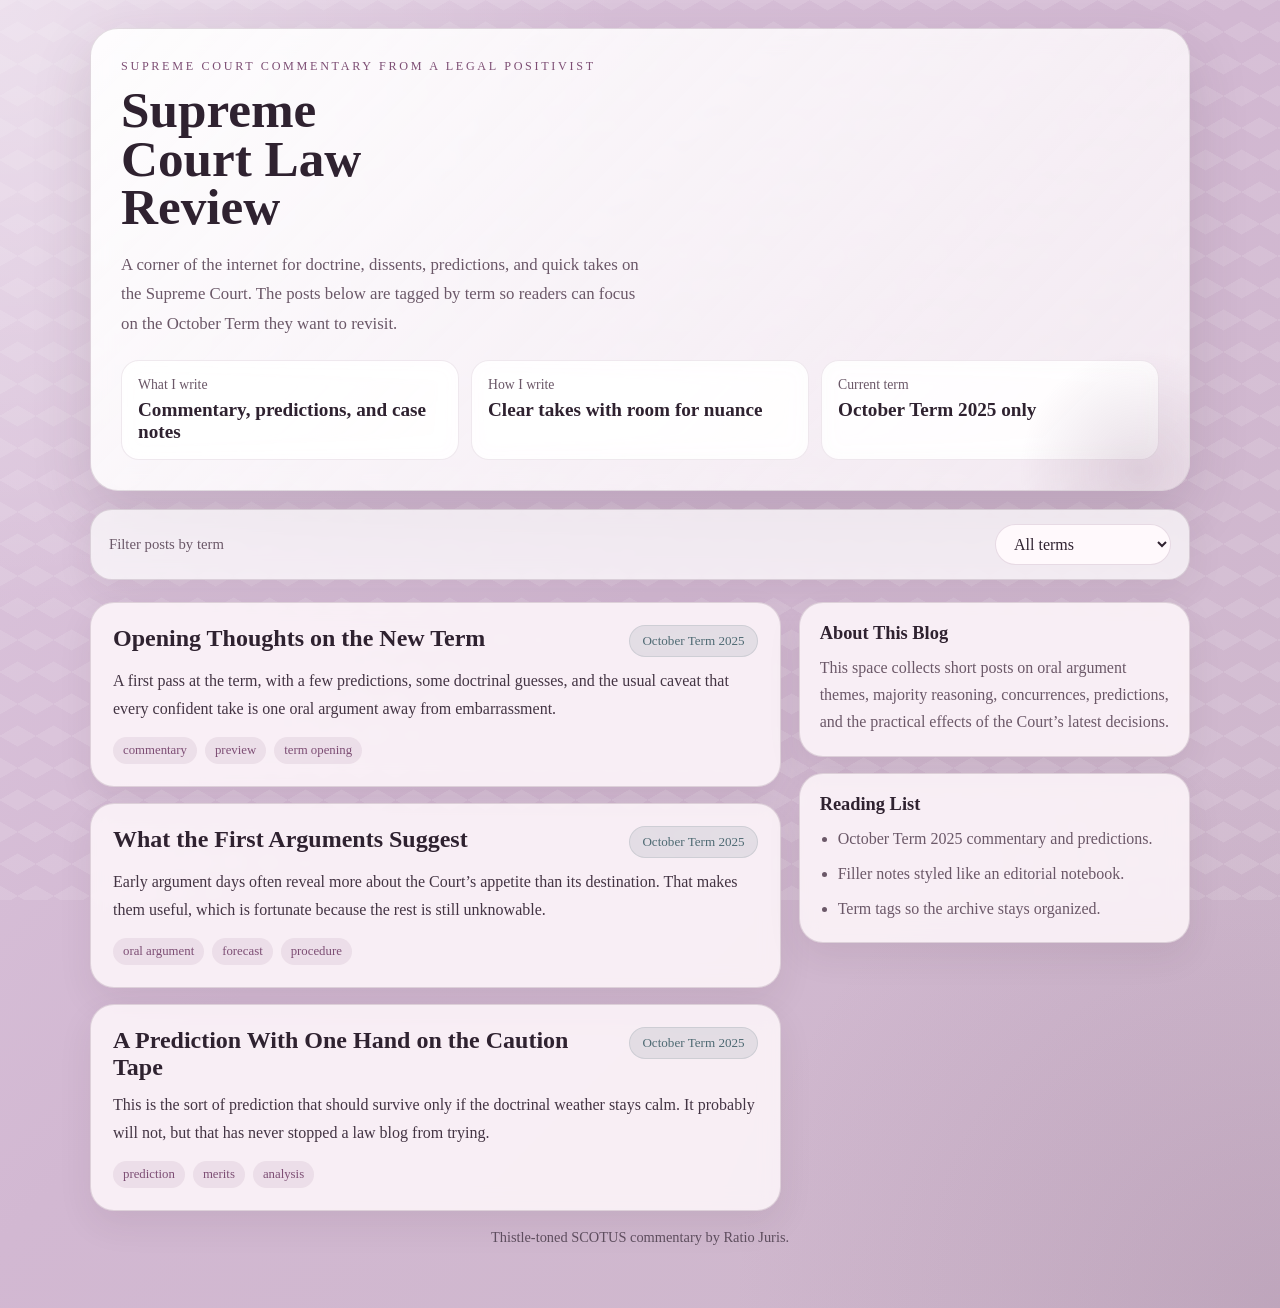
<file: index.html>
<!DOCTYPE html>
<html lang="en">
<head>
  <meta charset="UTF-8" />
  <meta name="viewport" content="width=device-width, initial-scale=1.0" />
  <title>Supreme Court Law Review | Supreme Court Blog</title>
  <style>
    :root {
      --bg: #d9c4d7;
      --panel: rgba(255, 248, 252, 0.84);
      --panel-strong: #fff9fc;
      --text: #2f2230;
      --muted: #6b5868;
      --accent: #7d4e74;
      --accent-2: #4f6a73;
      --border: rgba(80, 54, 75, 0.16);
      --shadow: 0 22px 60px rgba(63, 39, 57, 0.15);
    }

    * { box-sizing: border-box; }

    body {
      margin: 0;
      font-family: Georgia, "Times New Roman", serif;
      color: var(--text);
      background:
        radial-gradient(circle at top left, rgba(255,255,255,0.45), transparent 34%),
        radial-gradient(circle at bottom right, rgba(123, 85, 123, 0.18), transparent 30%),
        linear-gradient(135deg, #dec8df 0%, #d2b8d2 48%, #cdb7ca 100%);
      min-height: 100vh;
    }

    body::before {
      content: "";
      position: fixed;
      inset: 0;
      pointer-events: none;
      opacity: 0.22;
      background-image:
        linear-gradient(30deg, rgba(255,255,255,0.55) 12%, transparent 12.5%, transparent 87%, rgba(255,255,255,0.55) 87.5%, rgba(255,255,255,0.55)),
        linear-gradient(150deg, rgba(255,255,255,0.55) 12%, transparent 12.5%, transparent 87%, rgba(255,255,255,0.55) 87.5%, rgba(255,255,255,0.55)),
        linear-gradient(30deg, rgba(255,255,255,0.55) 12%, transparent 12.5%, transparent 87%, rgba(255,255,255,0.55) 87.5%, rgba(255,255,255,0.55)),
        linear-gradient(150deg, rgba(255,255,255,0.55) 12%, transparent 12.5%, transparent 87%, rgba(255,255,255,0.55) 87.5%, rgba(255,255,255,0.55));
      background-position: 0 0, 0 0, 18px 32px, 18px 32px;
      background-size: 36px 64px;
    }

    .page {
      width: min(1100px, calc(100% - 32px));
      margin: 0 auto;
      padding: 28px 0 48px;
    }

    .hero, .toolbar, .card, .post, .stat {
      backdrop-filter: blur(10px);
      -webkit-backdrop-filter: blur(10px);
    }

    .hero {
      background: linear-gradient(135deg, rgba(255,255,255,0.92), rgba(255,251,253,0.72));
      border: 1px solid var(--border);
      border-radius: 28px;
      padding: 30px;
      box-shadow: var(--shadow);
      overflow: hidden;
      position: relative;
    }

    .hero::after {
      content: "";
      position: absolute;
      inset: auto -80px -110px auto;
      width: 260px;
      height: 260px;
      border-radius: 50%;
      background: radial-gradient(circle, rgba(125, 78, 116, 0.18), transparent 65%);
    }

    .eyebrow {
      text-transform: uppercase;
      letter-spacing: 0.22em;
      color: var(--accent);
      font-size: 0.76rem;
      margin: 0 0 12px;
    }

    h1 {
      font-size: clamp(1.9rem, 4vw, 3.6rem);
      line-height: 0.95;
      margin: 0;
      max-width: 13ch;
    }

    .lede {
      max-width: 62ch;
      color: var(--muted);
      font-size: 1.05rem;
      line-height: 1.75;
      margin: 18px 0 0;
    }

    .meta-grid {
      display: grid;
      grid-template-columns: repeat(3, minmax(0, 1fr));
      gap: 12px;
      margin-top: 22px;
    }

    .stat {
      background: rgba(255,255,255,0.78);
      border: 1px solid rgba(125, 78, 116, 0.12);
      border-radius: 18px;
      padding: 16px;
    }

    .stat span {
      display: block;
      color: var(--muted);
      font-size: 0.86rem;
      margin-bottom: 6px;
    }

    .stat strong {
      font-size: 1.2rem;
    }

    .toolbar {
      margin: 18px 0 22px;
      display: flex;
      flex-wrap: wrap;
      gap: 12px;
      align-items: center;
      justify-content: space-between;
      background: rgba(255,255,255,0.7);
      border: 1px solid var(--border);
      border-radius: 22px;
      padding: 14px 18px;
      box-shadow: 0 12px 36px rgba(63, 39, 57, 0.08);
    }

    .toolbar label {
      color: var(--muted);
      font-size: 0.92rem;
      display: flex;
      align-items: center;
      gap: 10px;
    }

    select {
      font: inherit;
      border: 1px solid rgba(125, 78, 116, 0.18);
      background: var(--panel-strong);
      color: var(--text);
      border-radius: 999px;
      padding: 10px 14px;
      outline: none;
    }

    .content {
      display: grid;
      grid-template-columns: 1.5fr 0.85fr;
      gap: 18px;
      align-items: start;
    }

    .feed {
      display: grid;
      gap: 16px;
    }

    .post, .card {
      background: var(--panel);
      border: 1px solid var(--border);
      border-radius: 24px;
      box-shadow: 0 14px 34px rgba(63, 39, 57, 0.08);
    }

    .post {
      padding: 22px;
    }

    .post-header {
      display: flex;
      justify-content: space-between;
      gap: 12px;
      align-items: flex-start;
      margin-bottom: 10px;
    }

    .post h2 {
      margin: 0;
      font-size: 1.5rem;
    }

    .session {
      flex: none;
      border-radius: 999px;
      padding: 7px 12px;
      font-size: 0.82rem;
      background: rgba(79, 106, 115, 0.12);
      color: var(--accent-2);
      border: 1px solid rgba(79, 106, 115, 0.15);
    }

    .post p {
      margin: 0;
      line-height: 1.75;
      color: #433443;
    }

    .tag-row {
      display: flex;
      flex-wrap: wrap;
      gap: 8px;
      margin-top: 14px;
    }

    .tag {
      font-size: 0.8rem;
      background: rgba(125, 78, 116, 0.1);
      color: var(--accent);
      padding: 6px 10px;
      border-radius: 999px;
    }

    .sidebar {
      display: grid;
      gap: 16px;
    }

    .card {
      padding: 20px;
    }

    .card h3 {
      margin: 0 0 10px;
      font-size: 1.15rem;
    }

    .card p, .card li {
      color: var(--muted);
      line-height: 1.7;
      margin: 0;
    }

    .card ul {
      padding-left: 18px;
      margin: 0;
      display: grid;
      gap: 8px;
    }

    .empty {
      display: none;
      padding: 26px;
      text-align: center;
      color: var(--muted);
      background: rgba(255,255,255,0.72);
      border: 1px dashed rgba(125, 78, 116, 0.22);
      border-radius: 24px;
    }

    .footer {
      margin-top: 18px;
      text-align: center;
      color: rgba(47, 34, 48, 0.7);
      font-size: 0.9rem;
    }

    @media (max-width: 860px) {
      .meta-grid, .content {
        grid-template-columns: 1fr;
      }

      .post-header, .toolbar {
        align-items: stretch;
      }

      .toolbar {
        flex-direction: column;
      }
    }
  </style>
</head>
<body>
  <main class="page">
    <section class="hero">
      <p class="eyebrow">Supreme Court Commentary from a Legal Positivist</p>
      <h1>Supreme Court Law Review</h1>
      <p class="lede">
        A corner of the internet for doctrine, dissents, predictions, and quick takes on the Supreme Court.
        The posts below are tagged by term so readers can focus on the October Term they want to revisit.
      </p>
      <div class="meta-grid">
        <div class="stat"><span>What I write</span><strong>Commentary, predictions, and case notes</strong></div>
        <div class="stat"><span>How I write</span><strong>Clear takes with room for nuance</strong></div>
        <div class="stat"><span>Current term</span><strong>October Term 2025 only</strong></div>
      </div>
    </section>

    <section class="toolbar">
      <label for="sessionFilter">Filter posts by term</label>
      <select id="sessionFilter">
        <option value="all">All terms</option>
      </select>
    </section>

    <section class="content">
      <div>
        <div id="posts" class="feed"></div>
        <div id="emptyState" class="empty">No posts match this term yet. Try another term.</div>
      </div>

      <aside class="sidebar">
        <article class="card">
          <h3>About This Blog</h3>
          <p>
            This space collects short posts on oral argument themes, majority reasoning, concurrences,
            predictions, and the practical effects of the Court’s latest decisions.
          </p>
        </article>
        <article class="card">
          <h3>Reading List</h3>
          <ul>
            <li>October Term 2025 commentary and predictions.</li>
            <li>Filler notes styled like an editorial notebook.</li>
            <li>Term tags so the archive stays organized.</li>
          </ul>
        </article>
      </aside>
    </section>

    <p class="footer">Thistle-toned SCOTUS commentary by Ratio Juris.</p>
  </main>

  <script src="articles.js"></script>
  <script>
    const posts = window.SUPREME_COURT_ARTICLES ?? [];

    const sessionFilter = document.getElementById("sessionFilter");
    const postsContainer = document.getElementById("posts");
    const emptyState = document.getElementById("emptyState");

    const sessions = [...new Set(posts.map((post) => post.session))].sort((a, b) => b.localeCompare(a));
    sessions.forEach((session) => {
      const option = document.createElement("option");
      option.value = session;
      option.textContent = `October Term ${session}`;
      sessionFilter.appendChild(option);
    });

    function renderPosts(selectedSession) {
      postsContainer.innerHTML = "";
      const filtered = selectedSession === "all"
        ? posts
        : posts.filter((post) => post.session === selectedSession);

      emptyState.style.display = filtered.length ? "none" : "block";

      filtered.forEach((post, index) => {
        const article = document.createElement("article");
        article.className = "post";
        article.style.animation = `fadeUp 0.5s ease ${index * 0.05}s both`;
        article.innerHTML = `
          <div class="post-header">
            <h2><a href="${post.file}">${post.title}</a></h2>
            <span class="session">October Term ${post.session}</span>
          </div>
          <p>${post.excerpt}</p>
          <div class="tag-row">
            ${post.tags.map((tag) => `<span class="tag">${tag}</span>`).join("")}
          </div>
        `;
        postsContainer.appendChild(article);
      });
    }

    document.head.insertAdjacentHTML(
      "beforeend",
      `
      <style>
        .post h2 a {
          color: inherit;
          text-decoration: none;
        }

        .post h2 a:hover {
          color: var(--accent);
        }
      </style>
      `
    );

    sessionFilter.addEventListener("change", (event) => {
      renderPosts(event.target.value);
    });

    const style = document.createElement("style");
    style.textContent = `
      @keyframes fadeUp {
        from { opacity: 0; transform: translateY(12px); }
        to { opacity: 1; transform: translateY(0); }
      }
    `;
    document.head.appendChild(style);

    renderPosts("all");
  </script>
</body>
</html>
</file>
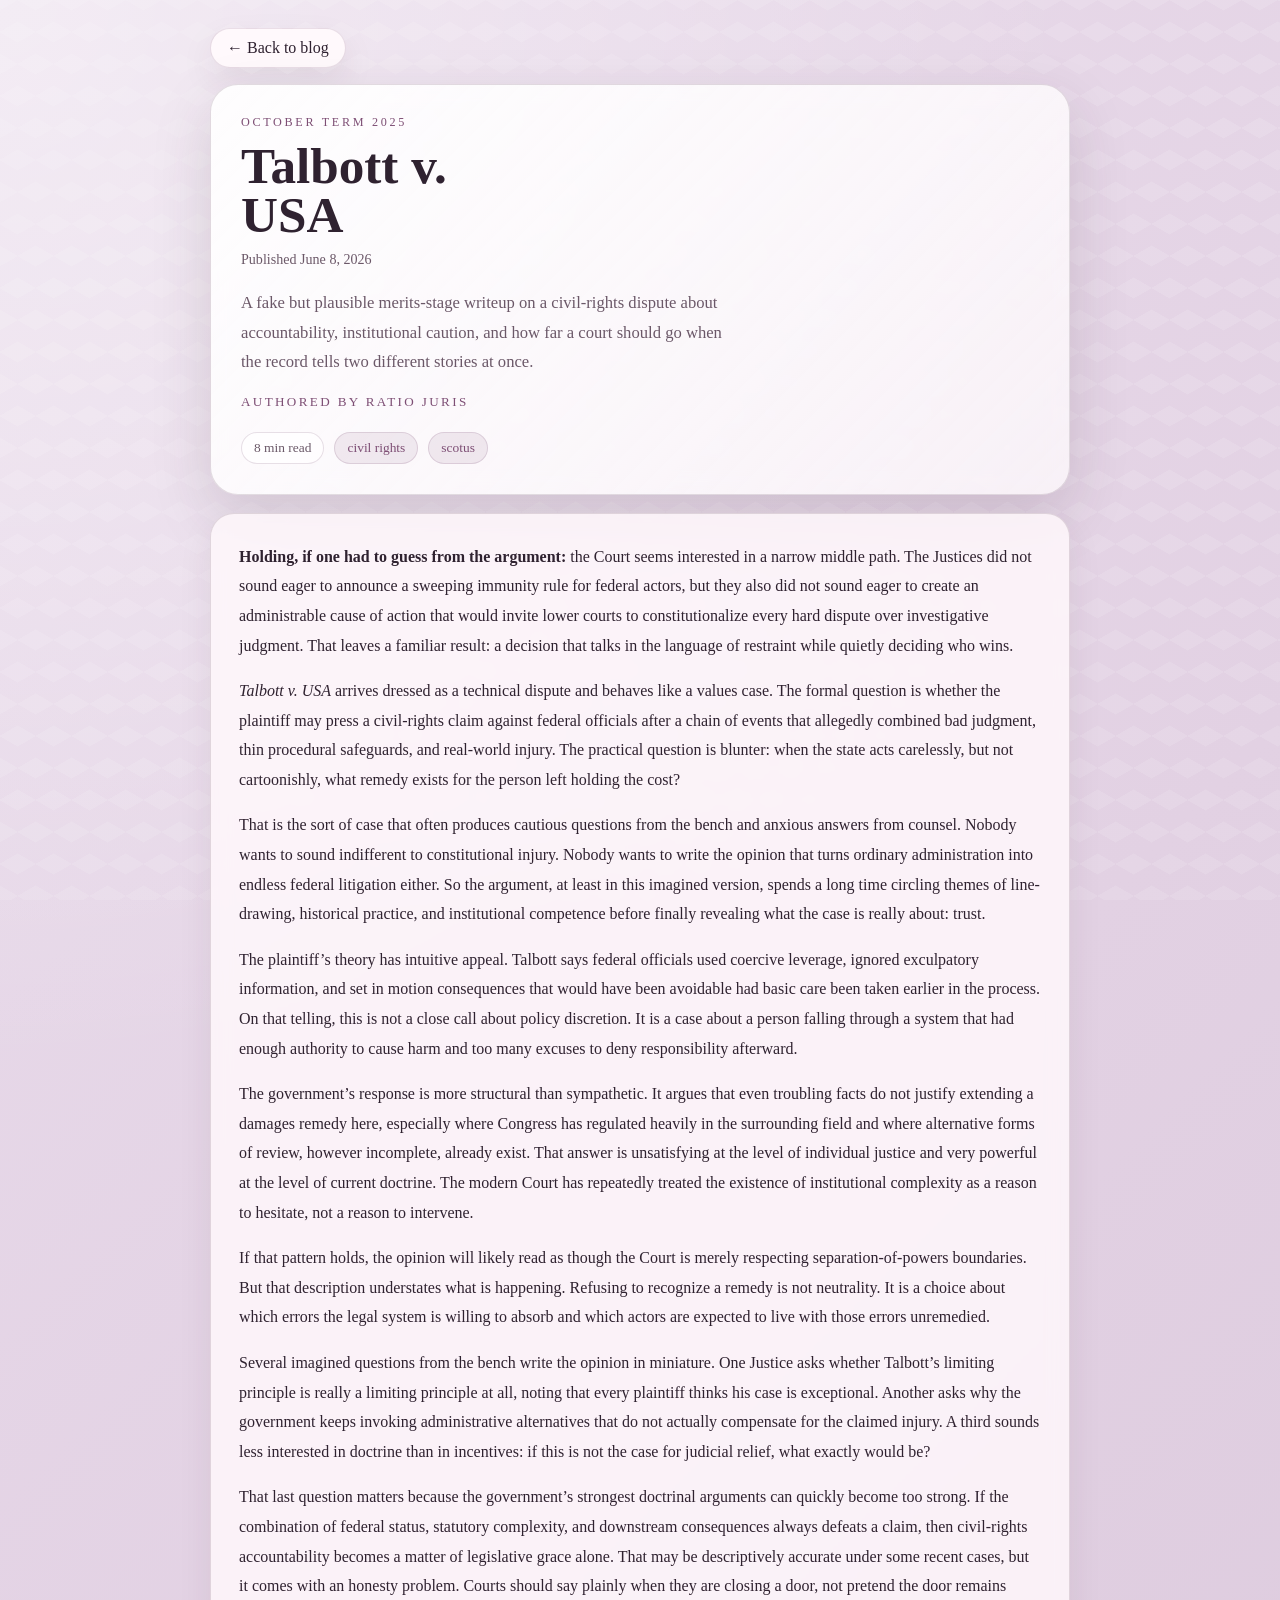
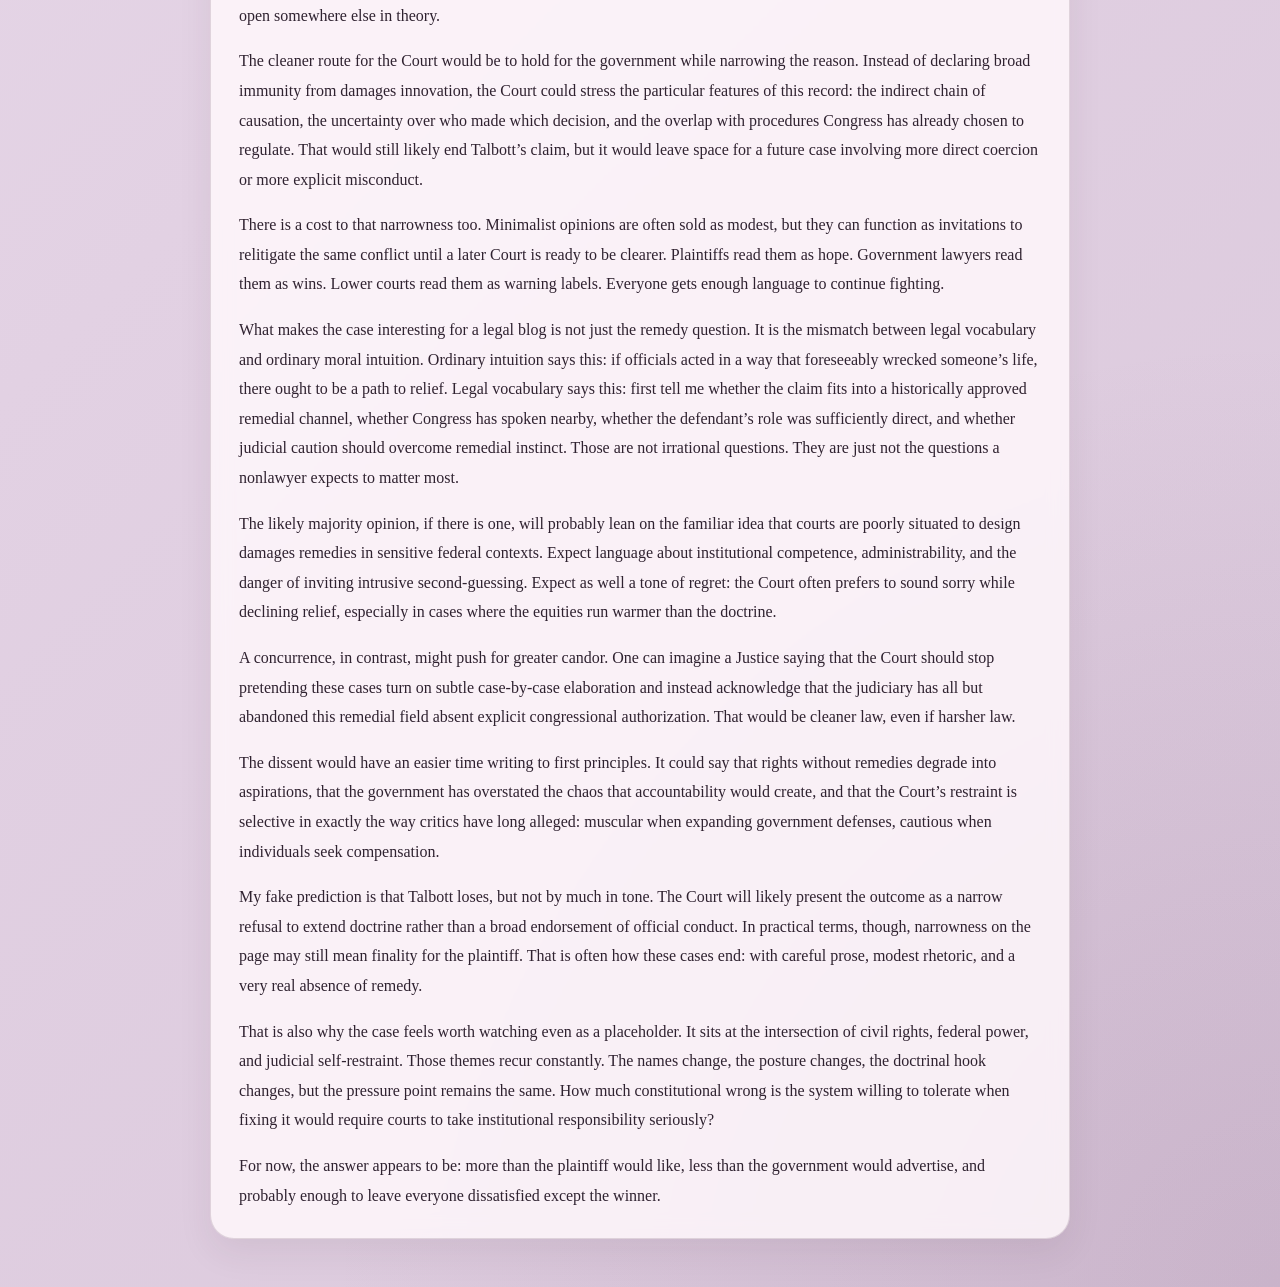
<file: articles/talbott-v-usa.html>
<!DOCTYPE html>
<html lang="en">
<head>
  <meta charset="UTF-8" />
  <meta name="viewport" content="width=device-width, initial-scale=1.0" />
  <title>Talbott v. USA</title>
  <link rel="icon" type="image/png" href="../images/gavel.png" />
  <link rel="stylesheet" href="article.css" />
</head>
<body>
  <main class="page">
    <a class="back-link" href="../index.html">← Back to blog</a>

    <section class="hero">
      <p class="eyebrow">October Term 2025</p>
      <h1>Talbott v. USA</h1>
      <p class="publish-date">Published June 8, 2026</p>
      <p class="lede">
        A fake but plausible merits-stage writeup on a civil-rights dispute about accountability,
        institutional caution, and how far a court should go when the record tells two different stories at once.
      </p>
      <p class="byline">Authored by RATIO JURIS</p>
      <div class="meta-row">
        <span class="meta-pill">8 min read</span>
        <span class="tag">civil rights</span>
        <span class="tag">scotus</span>
      </div>
    </section>

    <article class="article-card">
      <p><strong>Holding, if one had to guess from the argument:</strong> the Court seems interested in a narrow middle path. The Justices did not sound eager to announce a sweeping immunity rule for federal actors, but they also did not sound eager to create an administrable cause of action that would invite lower courts to constitutionalize every hard dispute over investigative judgment. That leaves a familiar result: a decision that talks in the language of restraint while quietly deciding who wins.</p>

      <p><em>Talbott v. USA</em> arrives dressed as a technical dispute and behaves like a values case. The formal question is whether the plaintiff may press a civil-rights claim against federal officials after a chain of events that allegedly combined bad judgment, thin procedural safeguards, and real-world injury. The practical question is blunter: when the state acts carelessly, but not cartoonishly, what remedy exists for the person left holding the cost?</p>

      <p>That is the sort of case that often produces cautious questions from the bench and anxious answers from counsel. Nobody wants to sound indifferent to constitutional injury. Nobody wants to write the opinion that turns ordinary administration into endless federal litigation either. So the argument, at least in this imagined version, spends a long time circling themes of line-drawing, historical practice, and institutional competence before finally revealing what the case is really about: trust.</p>

      <p>The plaintiff’s theory has intuitive appeal. Talbott says federal officials used coercive leverage, ignored exculpatory information, and set in motion consequences that would have been avoidable had basic care been taken earlier in the process. On that telling, this is not a close call about policy discretion. It is a case about a person falling through a system that had enough authority to cause harm and too many excuses to deny responsibility afterward.</p>

      <p>The government’s response is more structural than sympathetic. It argues that even troubling facts do not justify extending a damages remedy here, especially where Congress has regulated heavily in the surrounding field and where alternative forms of review, however incomplete, already exist. That answer is unsatisfying at the level of individual justice and very powerful at the level of current doctrine. The modern Court has repeatedly treated the existence of institutional complexity as a reason to hesitate, not a reason to intervene.</p>

      <p>If that pattern holds, the opinion will likely read as though the Court is merely respecting separation-of-powers boundaries. But that description understates what is happening. Refusing to recognize a remedy is not neutrality. It is a choice about which errors the legal system is willing to absorb and which actors are expected to live with those errors unremedied.</p>

      <p>Several imagined questions from the bench write the opinion in miniature. One Justice asks whether Talbott’s limiting principle is really a limiting principle at all, noting that every plaintiff thinks his case is exceptional. Another asks why the government keeps invoking administrative alternatives that do not actually compensate for the claimed injury. A third sounds less interested in doctrine than in incentives: if this is not the case for judicial relief, what exactly would be?</p>

      <p>That last question matters because the government’s strongest doctrinal arguments can quickly become too strong. If the combination of federal status, statutory complexity, and downstream consequences always defeats a claim, then civil-rights accountability becomes a matter of legislative grace alone. That may be descriptively accurate under some recent cases, but it comes with an honesty problem. Courts should say plainly when they are closing a door, not pretend the door remains open somewhere else in theory.</p>

      <p>The cleaner route for the Court would be to hold for the government while narrowing the reason. Instead of declaring broad immunity from damages innovation, the Court could stress the particular features of this record: the indirect chain of causation, the uncertainty over who made which decision, and the overlap with procedures Congress has already chosen to regulate. That would still likely end Talbott’s claim, but it would leave space for a future case involving more direct coercion or more explicit misconduct.</p>

      <p>There is a cost to that narrowness too. Minimalist opinions are often sold as modest, but they can function as invitations to relitigate the same conflict until a later Court is ready to be clearer. Plaintiffs read them as hope. Government lawyers read them as wins. Lower courts read them as warning labels. Everyone gets enough language to continue fighting.</p>

      <p>What makes the case interesting for a legal blog is not just the remedy question. It is the mismatch between legal vocabulary and ordinary moral intuition. Ordinary intuition says this: if officials acted in a way that foreseeably wrecked someone’s life, there ought to be a path to relief. Legal vocabulary says this: first tell me whether the claim fits into a historically approved remedial channel, whether Congress has spoken nearby, whether the defendant’s role was sufficiently direct, and whether judicial caution should overcome remedial instinct. Those are not irrational questions. They are just not the questions a nonlawyer expects to matter most.</p>

      <p>The likely majority opinion, if there is one, will probably lean on the familiar idea that courts are poorly situated to design damages remedies in sensitive federal contexts. Expect language about institutional competence, administrability, and the danger of inviting intrusive second-guessing. Expect as well a tone of regret: the Court often prefers to sound sorry while declining relief, especially in cases where the equities run warmer than the doctrine.</p>

      <p>A concurrence, in contrast, might push for greater candor. One can imagine a Justice saying that the Court should stop pretending these cases turn on subtle case-by-case elaboration and instead acknowledge that the judiciary has all but abandoned this remedial field absent explicit congressional authorization. That would be cleaner law, even if harsher law.</p>

      <p>The dissent would have an easier time writing to first principles. It could say that rights without remedies degrade into aspirations, that the government has overstated the chaos that accountability would create, and that the Court’s restraint is selective in exactly the way critics have long alleged: muscular when expanding government defenses, cautious when individuals seek compensation.</p>

      <p>My fake prediction is that Talbott loses, but not by much in tone. The Court will likely present the outcome as a narrow refusal to extend doctrine rather than a broad endorsement of official conduct. In practical terms, though, narrowness on the page may still mean finality for the plaintiff. That is often how these cases end: with careful prose, modest rhetoric, and a very real absence of remedy.</p>

      <p>That is also why the case feels worth watching even as a placeholder. It sits at the intersection of civil rights, federal power, and judicial self-restraint. Those themes recur constantly. The names change, the posture changes, the doctrinal hook changes, but the pressure point remains the same. How much constitutional wrong is the system willing to tolerate when fixing it would require courts to take institutional responsibility seriously?</p>

      <p>For now, the answer appears to be: more than the plaintiff would like, less than the government would advertise, and probably enough to leave everyone dissatisfied except the winner.</p>
    </article>

  </main>
</body>
</html>
</file>
<file: articles/article.css>
:root {
  --bg: #e1cfe0;
  --panel: rgba(255, 248, 252, 0.84);
  --panel-strong: #fff9fc;
  --text: #2f2230;
  --muted: #6b5868;
  --accent: #7d4e74;
  --border: rgba(80, 54, 75, 0.16);
  --border-soft: rgba(125, 78, 116, 0.18);
  --pink-hover: #f8e4ee;
  --shadow: 0 22px 60px rgba(63, 39, 57, 0.15);
  --shadow-soft: 0 14px 34px rgba(63, 39, 57, 0.08);
}

* { box-sizing: border-box; }

body {
  margin: 0;
  font-family: Georgia, "Times New Roman", serif;
  color: var(--text);
  background:
    radial-gradient(circle at top left, rgba(255,255,255,0.45), transparent 34%),
    radial-gradient(circle at bottom right, rgba(123, 85, 123, 0.18), transparent 30%),
    linear-gradient(135deg, #eaddec 0%, #e2d1e3 48%, #dac8db 100%);
  min-height: 100vh;
}

body::before {
  content: "";
  position: fixed;
  inset: 0;
  pointer-events: none;
  opacity: 0.22;
  background-image:
    linear-gradient(30deg, rgba(255,255,255,0.55) 12%, transparent 12.5%, transparent 87%, rgba(255,255,255,0.55) 87.5%, rgba(255,255,255,0.55)),
    linear-gradient(150deg, rgba(255,255,255,0.55) 12%, transparent 12.5%, transparent 87%, rgba(255,255,255,0.55) 87.5%, rgba(255,255,255,0.55)),
    linear-gradient(30deg, rgba(255,255,255,0.55) 12%, transparent 12.5%, transparent 87%, rgba(255,255,255,0.55) 87.5%, rgba(255,255,255,0.55)),
    linear-gradient(150deg, rgba(255,255,255,0.55) 12%, transparent 12.5%, transparent 87%, rgba(255,255,255,0.55) 87.5%, rgba(255,255,255,0.55));
  background-position: 0 0, 0 0, 18px 32px, 18px 32px;
  background-size: 36px 64px;
}

.page {
  width: min(860px, calc(100% - 32px));
  margin: 0 auto;
  padding: 28px 0 48px;
}

.back-link {
  display: inline-flex;
  align-items: center;
  gap: 8px;
  margin-bottom: 16px;
  padding: 10px 16px;
  border-radius: 999px;
  text-decoration: none;
  color: var(--text);
  background: var(--panel-strong);
  border: 1px solid var(--border-soft);
  box-shadow: var(--shadow-soft);
  transition: background 0.18s ease;
}

.back-link:hover {
  background: var(--pink-hover);
}

.hero,
.article-card {
  backdrop-filter: blur(10px);
  -webkit-backdrop-filter: blur(10px);
}

.hero {
  background: linear-gradient(135deg, rgba(255,255,255,0.92), rgba(255,251,253,0.72));
  border: 1px solid var(--border);
  border-radius: 28px;
  padding: 30px;
  box-shadow: var(--shadow);
  position: relative;
  overflow: hidden;
  margin-bottom: 18px;
}

.eyebrow {
  margin: 0 0 12px;
  font-size: 0.76rem;
  letter-spacing: 0.22em;
  text-transform: uppercase;
  color: var(--accent);
}

h1 {
  margin: 0;
  font-size: clamp(2.2rem, 4vw, 3.8rem);
  line-height: 0.95;
  max-width: 12ch;
  position: relative;
  z-index: 1;
}

.lede {
  margin: 18px 0 0;
  max-width: 58ch;
  color: var(--muted);
  font-size: 1.04rem;
  line-height: 1.75;
  position: relative;
  z-index: 1;
}

.byline {
  margin: 18px 0 0;
  color: var(--accent);
  font-size: 0.82rem;
  letter-spacing: 0.18em;
  text-transform: uppercase;
  position: relative;
  z-index: 1;
}

.publish-date {
  margin: 10px 0 0;
  color: var(--muted);
  font-size: 0.88rem;
  line-height: 1.5;
  position: relative;
  z-index: 1;
}

.meta-row {
  display: flex;
  flex-wrap: wrap;
  gap: 10px;
  margin-top: 22px;
  position: relative;
  z-index: 1;
}

.tag {
  display: inline-flex;
  align-items: center;
  border-radius: 999px;
  padding: 7px 12px;
  font-size: 0.84rem;
  border: 1px solid var(--border-soft);
  background: rgba(125, 78, 116, 0.1);
  color: var(--accent);
}

.meta-pill {
  display: inline-flex;
  align-items: center;
  border-radius: 999px;
  padding: 7px 12px;
  font-size: 0.84rem;
  border: 1px solid var(--border-soft);
  background: rgba(255,255,255,0.78);
  color: var(--muted);
}

.article-card {
  background: var(--panel);
  border: 1px solid var(--border);
  border-radius: 24px;
  box-shadow: var(--shadow-soft);
  padding: 28px;
}

.article-card p {
  margin: 0 0 16px;
  line-height: 1.85;
  color: var(--text);
}

.article-card p:last-child {
  margin-bottom: 0;
}

.article-card a {
  color: var(--accent);
}

.editor-note {
  margin-top: 18px;
  background: var(--panel);
  border: 1px solid var(--border);
  border-radius: 24px;
  box-shadow: var(--shadow-soft);
  padding: 24px 28px;
}

.editor-note h2 {
  margin: 0 0 10px;
  font-size: 1.1rem;
}

.editor-note p {
  margin: 0;
  color: var(--muted);
  line-height: 1.8;
}

@media (max-width: 700px) {
  .page {
    width: min(100%, calc(100% - 24px));
  }

  .hero,
  .article-card {
    padding: 22px;
  }
}
</file>
